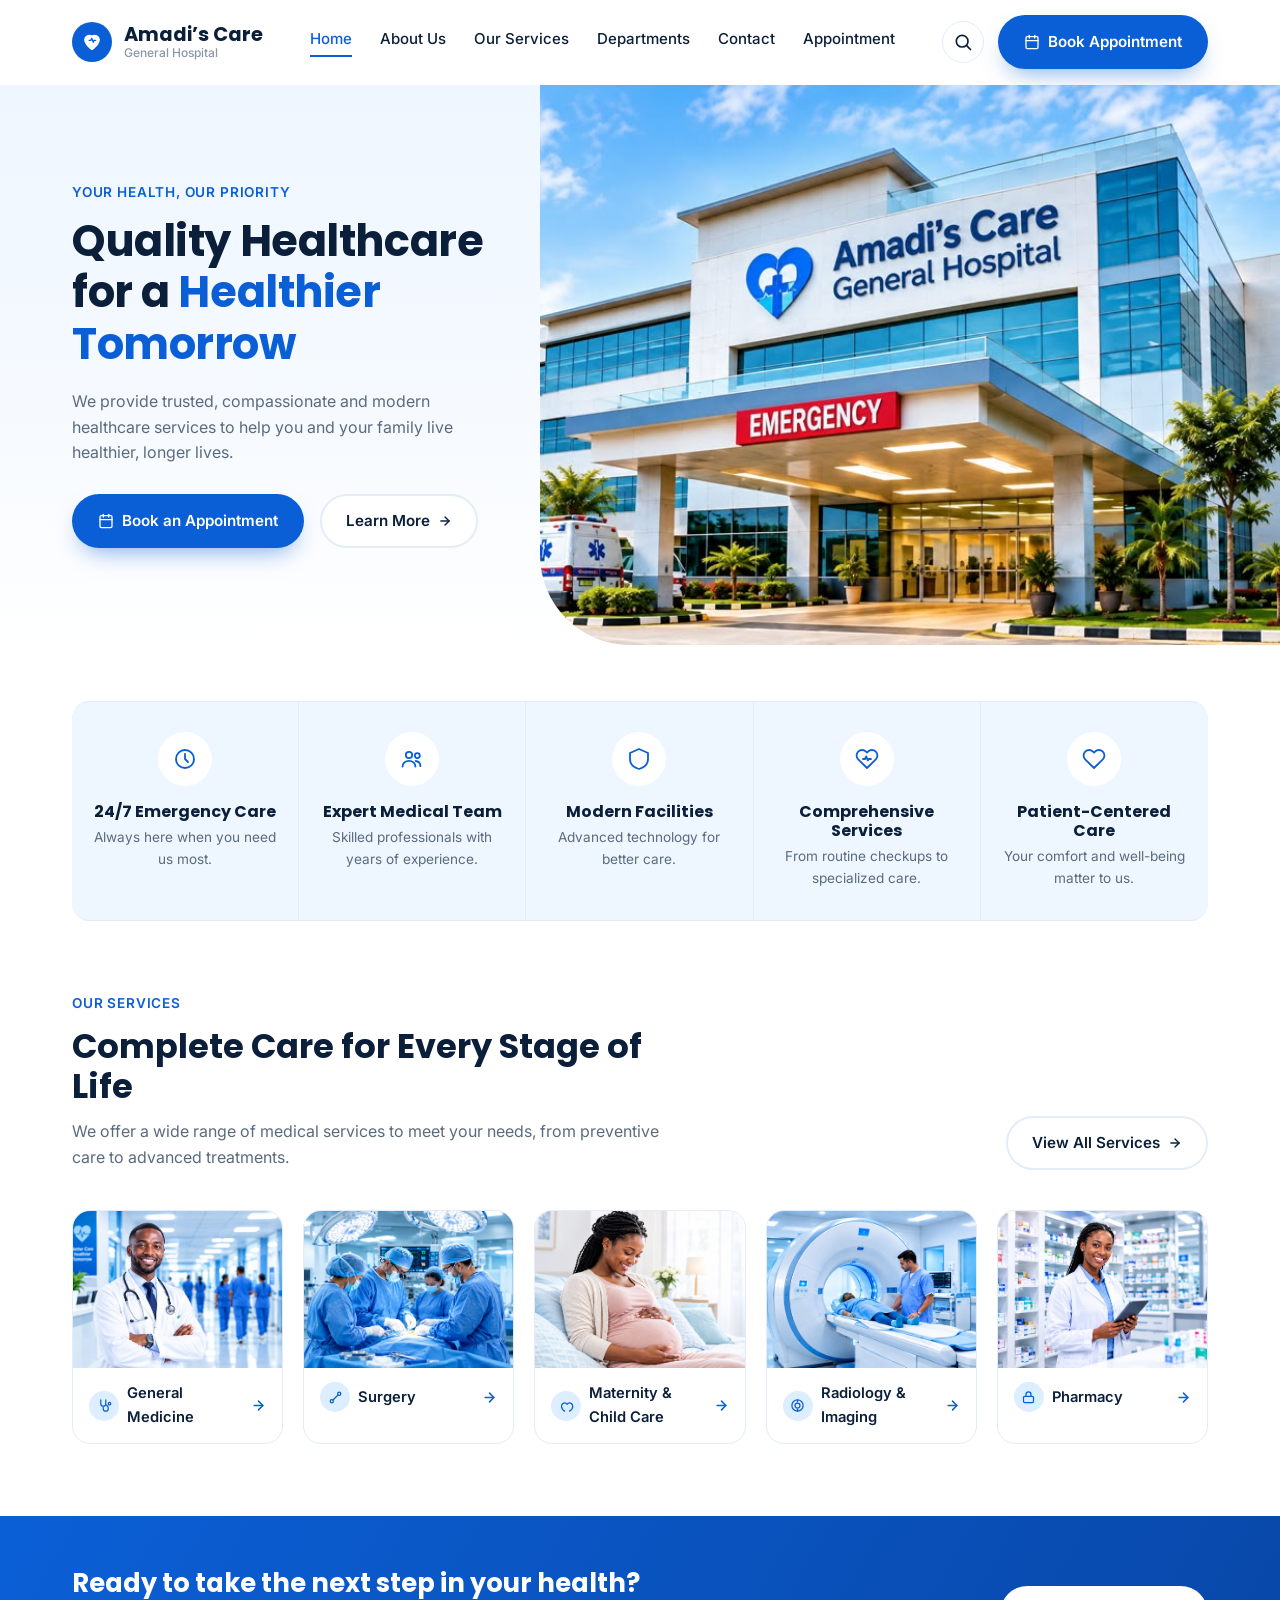
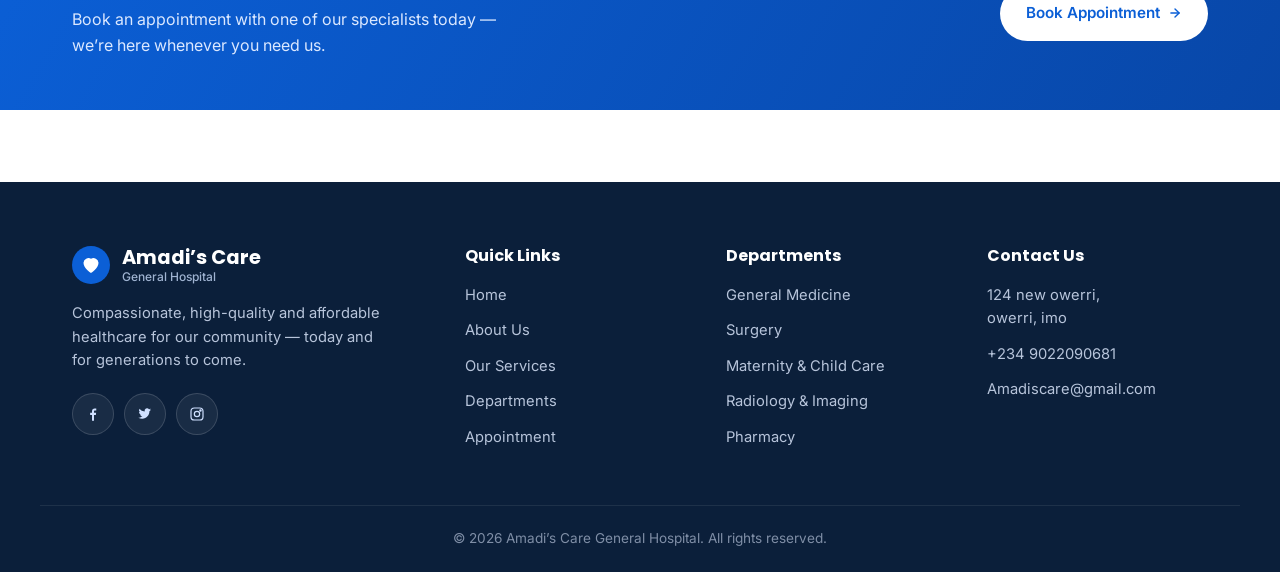
<file: index.html>
<!DOCTYPE html>
<html lang="en">
<head>
<meta charset="UTF-8" />
<meta name="viewport" content="width=device-width, initial-scale=1.0" />
<title>Amadi's Care General Hospital | Quality Healthcare for a Healthier Tomorrow</title>
<meta name="description" content="Amadi's Care General Hospital provides trusted, compassionate and modern healthcare services — 24/7 emergency care, expert doctors and comprehensive medical services.">
<link rel="preconnect" href="https://fonts.googleapis.com">
<link rel="preconnect" href="https://fonts.gstatic.com" crossorigin>
<link href="https://fonts.googleapis.com/css2?family=Poppins:wght@500;600;700;800&family=Inter:wght@400;500;600&family=Caveat:wght@600&display=swap" rel="stylesheet">
<link rel="stylesheet" href="/css/styles.css">
<link rel="icon" href="/Assets/img/logo.jpeg">
</head>   
<body>

<!-- ===== HEADER ===== -->
<header class="site-header">
  <div class="container header-inner">
    <a href="index.html" class="logo">
      <span class="logo-mark" aria-hidden="true">
        <svg viewBox="0 0 48 48" width="40" height="40">
          <circle cx="24" cy="24" r="24" fill="var(--blue)"/>
          <path d="M24 34s-9.5-6.1-9.5-13A6.5 6.5 0 0 1 24 16a6.5 6.5 0 0 1 9.5 5c0 6.9-9.5 13-9.5 13z" fill="#fff"/>
          <path d="M20.5 22h2.2l1-2.4 1.8 4.8 1-2.4h1.9" stroke="var(--blue)" stroke-width="1.6" fill="none" stroke-linecap="round" stroke-linejoin="round"/>
        </svg>
      </span>
      <span class="logo-text">
        <span class="logo-title">Amadi&rsquo;s Care</span>
        <span class="logo-subtitle">General Hospital</span>
      </span>
    </a>

    <nav class="main-nav" id="main-nav">
      <a href="/index.html" class="active">Home</a>
      <a href="/Assets/about.html">About Us</a>
      <a href="/Assets/services.html">Our Services</a>
      <a href="/Assets/departments.html">Departments</a>
      <a href="/Assets/#contact">Contact</a>
      <a href="appointment.html">Appointment</a>
    </nav>

    <div class="header-actions">
      <button class="icon-btn" aria-label="Search">
        <svg width="20" height="20" viewBox="0 0 24 24" fill="none" stroke="currentColor" stroke-width="2" stroke-linecap="round"><circle cx="11" cy="11" r="7"/><line x1="21" y1="21" x2="16.65" y2="16.65"/></svg>
      </button>
      <a href="appointment.html" class="btn btn-primary btn-pill">
        <svg width="16" height="16" viewBox="0 0 24 24" fill="none" stroke="currentColor" stroke-width="2" stroke-linecap="round" stroke-linejoin="round"><rect x="3" y="4" width="18" height="18" rx="2"/><line x1="16" y1="2" x2="16" y2="6"/><line x1="8" y1="2" x2="8" y2="6"/><line x1="3" y1="10" x2="21" y2="10"/></svg>
        Book Appointment
      </a>
      <button class="hamburger" id="hamburger" aria-label="Open menu" aria-expanded="false">
        <span></span><span></span><span></span>
      </button>
    </div>
  </div>
</header>

<!-- ===== HERO ===== -->
<section class="hero-home">
  <div class="hero-home-flex">
    <div class="hero-home-copy">
      <p class="eyebrow">YOUR HEALTH, OUR PRIORITY</p>
      <h1>Quality Healthcare<br>for a <span class="accent">Healthier Tomorrow</span></h1>
      <p class="hero-home-text">We provide trusted, compassionate and modern healthcare services to help you and your family live healthier, longer lives.</p>
      <div class="hero-home-buttons">
        <a href="appointment.html" class="btn btn-primary btn-pill">
          <svg width="16" height="16" viewBox="0 0 24 24" fill="none" stroke="currentColor" stroke-width="2" stroke-linecap="round" stroke-linejoin="round"><rect x="3" y="4" width="18" height="18" rx="2"/><line x1="16" y1="2" x2="16" y2="6"/><line x1="8" y1="2" x2="8" y2="6"/><line x1="3" y1="10" x2="21" y2="10"/></svg>
          Book an Appointment
        </a>
        <a href="about.html" class="btn btn-outline btn-pill">
          Learn More
          <svg class="arrow" width="14" height="14" viewBox="0 0 24 24" fill="none" stroke="currentColor" stroke-width="2.4" stroke-linecap="round" stroke-linejoin="round"><line x1="5" y1="12" x2="19" y2="12"/><polyline points="12 5 19 12 12 19"/></svg>
        </a>
      </div>
    </div>
    <div class="hero-home-media">
      <img src="/Assets/img/WhatsApp Image 2026-09-21 at 4.57.12 AM (2).jpeg" alt="Amadi's Care General Hospital modern building with ambulance at the emergency entrance">
    </div>
  </div>
</section>

<!-- ===== FEATURE CARDS ===== -->
<section class="features">
  <div class="container">
    <div class="feature-grid">
      <div class="feature-card">
        <div class="icon-circle">
          <svg width="24" height="24" viewBox="0 0 24 24" fill="none" stroke="currentColor" stroke-width="1.8" stroke-linecap="round" stroke-linejoin="round"><circle cx="12" cy="12" r="9"/><path d="M12 7v5l3 3"/></svg>
        </div>
        <h3>24/7 Emergency Care</h3>
        <p>Always here when you need us most.</p>
      </div>
      <div class="feature-card">
        <div class="icon-circle">
          <svg width="24" height="24" viewBox="0 0 24 24" fill="none" stroke="currentColor" stroke-width="1.8" stroke-linecap="round" stroke-linejoin="round"><circle cx="9" cy="8" r="3.2"/><path d="M2.6 19.5c0-3.4 2.9-5.7 6.4-5.7s6.4 2.3 6.4 5.7"/><circle cx="17.3" cy="8.6" r="2.5"/><path d="M15.7 14c2.6.3 4.7 2.3 4.7 5.2"/></svg>
        </div>
        <h3>Expert Medical Team</h3>
        <p>Skilled professionals with years of experience.</p>
      </div>
      <div class="feature-card">
        <div class="icon-circle">
          <svg width="24" height="24" viewBox="0 0 24 24" fill="none" stroke="currentColor" stroke-width="1.8" stroke-linecap="round" stroke-linejoin="round"><path d="M12 2 3 6v6c0 5 4 8.5 9 10 5-1.5 9-5 9-10V6l-9-4Z"/></svg>
        </div>
        <h3>Modern Facilities</h3>
        <p>Advanced technology for better care.</p>
      </div>
      <div class="feature-card">
        <div class="icon-circle">
          <svg width="24" height="24" viewBox="0 0 24 24" fill="none" stroke="currentColor" stroke-width="1.8" stroke-linecap="round" stroke-linejoin="round"><path d="M20.8 4.6a5.5 5.5 0 0 0-7.8 0L12 5.6l-1-1a5.5 5.5 0 1 0-7.8 7.8l1 1L12 21l7.8-7.6 1-1a5.5 5.5 0 0 0 0-7.8Z"/><path d="M8 12h2l1.2-2.6 1.6 4 1-1.4h2.2"/></svg>
        </div>
        <h3>Comprehensive Services</h3>
        <p>From routine checkups to specialized care.</p>
      </div>
      <div class="feature-card">
        <div class="icon-circle">
          <svg width="24" height="24" viewBox="0 0 24 24" fill="none" stroke="currentColor" stroke-width="1.8" stroke-linecap="round" stroke-linejoin="round"><path d="M20.8 4.6a5.5 5.5 0 0 0-7.8 0L12 5.6l-1-1a5.5 5.5 0 1 0-7.8 7.8l1 1L12 21l7.8-7.6 1-1a5.5 5.5 0 0 0 0-7.8Z"/></svg>
        </div>
        <h3>Patient-Centered Care</h3>
        <p>Your comfort and well-being matter to us.</p>
      </div>
    </div>
  </div>
</section>

<!-- ===== SERVICES PREVIEW ===== -->
<section class="services-preview">
  <div class="container">
    <div class="section-heading-row">
      <div class="section-heading align-left mt-0">
        <p class="eyebrow">OUR SERVICES</p>
        <h2>Complete Care for Every Stage of Life</h2>
        <p class="section-sub">We offer a wide range of medical services to meet your needs, from preventive care to advanced treatments.</p>
      </div>
      <a href="services.html" class="btn btn-outline btn-pill">
        View All Services
        <svg class="arrow" width="14" height="14" viewBox="0 0 24 24" fill="none" stroke="currentColor" stroke-width="2.4" stroke-linecap="round" stroke-linejoin="round"><line x1="5" y1="12" x2="19" y2="12"/><polyline points="12 5 19 12 12 19"/></svg>
      </a>
    </div>

    <div class="preview-grid">
      <a class="preview-card" href="services.html">
        <div class="preview-photo"><img src="/Assets/img/WhatsApp Image 2026-09-21 at 6.07.57 AM1.jpeg" alt="General Medicine doctor at Amadi's Care"></div>
        <div class="preview-label">
          <span style="display:flex;align-items:center;gap:8px;">
            <span class="icon-circle"><svg width="15" height="15" viewBox="0 0 24 24" fill="none" stroke="currentColor" stroke-width="2" stroke-linecap="round" stroke-linejoin="round"><path d="M6 3v6a4 4 0 0 0 8 0V3"/><path d="M10 15v2a4 4 0 0 0 8 0v-1a5 5 0 0 0-3-4.6"/><circle cx="20" cy="9" r="2"/></svg></span>
            General Medicine
          </span>
          <svg class="arrow-sm" width="15" height="15" viewBox="0 0 24 24" fill="none" stroke="currentColor" stroke-width="2.4" stroke-linecap="round" stroke-linejoin="round"><line x1="5" y1="12" x2="19" y2="12"/><polyline points="12 5 19 12 12 19"/></svg>
        </div>
      </a>
      <a class="preview-card" href="services.html">
        <div class="preview-photo"><img src="/Assets/img/WhatsApp Image 2.jpeg" alt="Surgical team performing a procedure at Amadi's Care"></div>
        <div class="preview-label">
          <span style="display:flex;align-items:center;gap:8px;">
            <span class="icon-circle"><svg width="15" height="15" viewBox="0 0 24 24" fill="none" stroke="currentColor" stroke-width="2" stroke-linecap="round" stroke-linejoin="round"><circle cx="6" cy="18" r="2.5"/><circle cx="18" cy="6" r="2.5"/><path d="M8 16 16 8"/></svg></span>
            Surgery
          </span>
          <svg class="arrow-sm" width="15" height="15" viewBox="0 0 24 24" fill="none" stroke="currentColor" stroke-width="2.4" stroke-linecap="round" stroke-linejoin="round"><line x1="5" y1="12" x2="19" y2="12"/><polyline points="12 5 19 12 12 19"/></svg>
        </div>
      </a>
      <a class="preview-card" href="services.html">
        <div class="preview-photo"><img src="/Assets/img/WhatsApp Image 2026-3.jpeg" alt="Maternity and child care patient at Amadi's Care"></div>
        <div class="preview-label">
          <span style="display:flex;align-items:center;gap:8px;">
            <span class="icon-circle"><svg width="15" height="15" viewBox="0 0 24 24" fill="none" stroke="currentColor" stroke-width="2" stroke-linecap="round" stroke-linejoin="round"><path d="M9 21c-3-2-5-4.5-5-8a5 5 0 0 1 9-3 5 5 0 0 1 9 3c0 3.5-2 6-5 8"/></svg></span>
            Maternity &amp; Child Care
          </span>
          <svg class="arrow-sm" width="15" height="15" viewBox="0 0 24 24" fill="none" stroke="currentColor" stroke-width="2.4" stroke-linecap="round" stroke-linejoin="round"><line x1="5" y1="12" x2="19" y2="12"/><polyline points="12 5 19 12 12 19"/></svg>
        </div>
      </a>
      <a class="preview-card" href="services.html">
        <div class="preview-photo"><img src="/Assets/img/firstimg.jpeg" alt="Radiology and imaging scan at Amadi's Care"></div>
        <div class="preview-label">
          <span style="display:flex;align-items:center;gap:8px;">
            <span class="icon-circle"><svg width="15" height="15" viewBox="0 0 24 24" fill="none" stroke="currentColor" stroke-width="2" stroke-linecap="round" stroke-linejoin="round"><circle cx="12" cy="12" r="9"/><circle cx="12" cy="12" r="4"/><line x1="12" y1="3" x2="12" y2="6"/><line x1="12" y1="18" x2="12" y2="21"/></svg></span>
            Radiology &amp; Imaging
          </span>
          <svg class="arrow-sm" width="15" height="15" viewBox="0 0 24 24" fill="none" stroke="currentColor" stroke-width="2.4" stroke-linecap="round" stroke-linejoin="round"><line x1="5" y1="12" x2="19" y2="12"/><polyline points="12 5 19 12 12 19"/></svg>
        </div>
      </a>
      <a class="preview-card" href="services.html">
        <div class="preview-photo"><img src="/Assets/img/secondimg.jpeg" alt="Pharmacy shelves and pharmacist at Amadi's Care"></div>
        <div class="preview-label">
          <span style="display:flex;align-items:center;gap:8px;">
            <span class="icon-circle"><svg width="15" height="15" viewBox="0 0 24 24" fill="none" stroke="currentColor" stroke-width="2" stroke-linecap="round" stroke-linejoin="round"><rect x="4" y="10" width="16" height="10" rx="2"/><path d="M8 10V7a4 4 0 0 1 8 0v3"/></svg></span>
            Pharmacy
          </span>
          <svg class="arrow-sm" width="15" height="15" viewBox="0 0 24 24" fill="none" stroke="currentColor" stroke-width="2.4" stroke-linecap="round" stroke-linejoin="round"><line x1="5" y1="12" x2="19" y2="12"/><polyline points="12 5 19 12 12 19"/></svg>
        </div>
      </a>
    </div>
  </div>
</section>

<!-- ===== CTA BANNER ===== -->
<section class="cta-banner">
  <div class="container cta-inner">
    <div>
      <h2>Ready to take the next step in your health?</h2>
      <p>Book an appointment with one of our specialists today &mdash; we&rsquo;re here whenever you need us.</p>
    </div>
    <a href="appointment.html" class="btn btn-white btn-pill">
      Book Appointment
      <svg class="arrow" width="14" height="14" viewBox="0 0 24 24" fill="none" stroke="currentColor" stroke-width="2.4" stroke-linecap="round" stroke-linejoin="round"><line x1="5" y1="12" x2="19" y2="12"/><polyline points="12 5 19 12 12 19"/></svg>
    </a>
  </div>
</section>

<!-- ===== FOOTER ===== -->
<footer class="site-footer" id="contact">
  <div class="container footer-grid">
    <div class="footer-brand">
      <a href="index.html" class="logo">
        <span class="logo-mark" aria-hidden="true">
          <svg viewBox="0 0 48 48" width="38" height="38">
            <circle cx="24" cy="24" r="24" fill="var(--blue)"/>
            <path d="M24 34s-9.5-6.1-9.5-13A6.5 6.5 0 0 1 24 16a6.5 6.5 0 0 1 9.5 5c0 6.9-9.5 13-9.5 13z" fill="#fff"/>
          </svg>
        </span>
        <span class="logo-text">
          <span class="logo-title logo-title--light">Amadi&rsquo;s Care</span>
          <span class="logo-subtitle logo-subtitle--light">General Hospital</span>
        </span>
      </a>
      <p>Compassionate, high-quality and affordable healthcare for our community &mdash; today and for generations to come.</p>
      <div class="social-row">
        <a href="#" aria-label="Facebook" class="icon-btn icon-btn--dark"><svg width="16" height="16" viewBox="0 0 24 24" fill="currentColor"><path d="M13.5 22v-8.4h2.8l.4-3.3h-3.2V8.2c0-1 .3-1.6 1.7-1.6h1.7V3.7c-.3 0-1.3-.1-2.4-.1-2.4 0-4 1.5-4 4.2v2.4H7.7v3.3h2.8V22h3z"/></svg></a>
        <a href="#" aria-label="Twitter / X" class="icon-btn icon-btn--dark"><svg width="16" height="16" viewBox="0 0 24 24" fill="currentColor"><path d="M21 5.1c-.7.3-1.4.5-2.2.7.8-.5 1.4-1.2 1.6-2.1-.7.4-1.6.8-2.4 1a3.8 3.8 0 0 0-6.5 3.5A10.9 10.9 0 0 1 3.6 4.2a3.8 3.8 0 0 0 1.2 5.1c-.6 0-1.2-.2-1.7-.5v.1c0 1.9 1.3 3.4 3.1 3.8-.5.1-1.1.2-1.6.1.5 1.5 1.9 2.6 3.5 2.7A7.6 7.6 0 0 1 2 17.5a10.8 10.8 0 0 0 5.8 1.7c7 0 10.8-5.8 10.8-10.8v-.5c.8-.5 1.4-1.2 1.9-1.9Z"/></svg></a>
        <a href="#" aria-label="Instagram" class="icon-btn icon-btn--dark"><svg width="16" height="16" viewBox="0 0 24 24" fill="none" stroke="currentColor" stroke-width="1.8"><rect x="3" y="3" width="18" height="18" rx="5"/><circle cx="12" cy="12" r="4"/><circle cx="17.2" cy="6.8" r="1"/></svg></a>
      </div>
    </div>
    <div class="footer-col">
      <h4>Quick Links</h4>
      <a href="index.html">Home</a>
      <a href="about.html">About Us</a>
      <a href="services.html">Our Services</a>
      <a href="departments.html">Departments</a>
      <a href="appointment.html">Appointment</a>
    </div>
    <div class="footer-col">
      <h4>Departments</h4>
      <a href="departments.html">General Medicine</a>
      <a href="departments.html">Surgery</a>
      <a href="departments.html">Maternity &amp; Child Care</a>
      <a href="departments.html">Radiology &amp; Imaging</a>
      <a href="departments.html">Pharmacy</a>
    </div>
    <div class="footer-col">
      <h4>Contact Us</h4>
      <p class="footer-contact">124 new owerri,<br>owerri, imo</p>
      <p class="footer-contact">+234 9022090681</p>
      <p class="footer-contact">Amadiscare@gmail.com</p>
    </div>
  </div>
  <div class="footer-bottom"><p>&copy; 2026 Amadi&rsquo;s Care General Hospital. All rights reserved.</p></div>
</footer>

<script src="js/script.js"></script>
</body>
</html>
</file>
<file: css/styles.css>
/* =========================================================
   Amadi's Care General Hospital — shared styles
   ========================================================= */

:root {
  --navy: #0b1f3a;
  --blue: #0b5fd6;
  --blue-dark: #0847a8;
  --blue-light: #eef6ff;
  --blue-pale: #dceeff;
  --gray: #5b6b7d;
  --gray-light: #8a97a8;
  --white: #ffffff;
  --red: #e02424;
  --border: #e3ecf7;
  --radius-lg: 28px;
  --radius-md: 18px;
  --radius-sm: 12px;
  --shadow: 0 20px 40px -20px rgba(11, 31, 58, 0.18);
  --shadow-sm: 0 8px 20px -12px rgba(11, 31, 58, 0.25);
  --container: 1200px;
  --font-head: "Poppins", sans-serif;
  --font-body: "Inter", sans-serif;
  --font-script: "Caveat", cursive;
}

* { box-sizing: border-box; }
html { scroll-behavior: smooth; }

body {
  margin: 0;
  font-family: var(--font-body);
  color: var(--gray);
  background: var(--white);
  line-height: 1.6;
  -webkit-font-smoothing: antialiased;
  overflow-x: hidden;
}

h1, h2, h3, h4 { font-family: var(--font-head); color: var(--navy); margin: 0; line-height: 1.2; }
p { margin: 0; }
a { text-decoration: none; color: inherit; }
img { max-width: 100%; display: block; }
ul { margin: 0; padding: 0; list-style: none; }

.container { max-width: var(--container); margin: 0 auto; padding: 0 32px; }

.eyebrow {
  color: var(--blue);
  font-weight: 600;
  font-size: 0.85rem;
  letter-spacing: 0.06em;
  margin: 0 0 12px;
}
.accent { color: var(--blue); }

/* ---------- Buttons ---------- */
.btn {
  display: inline-flex;
  align-items: center;
  gap: 8px;
  font-family: var(--font-body);
  font-weight: 600;
  font-size: 0.95rem;
  padding: 13px 24px;
  border-radius: 999px;
  border: 2px solid transparent;
  cursor: pointer;
  white-space: nowrap;
  transition: transform 0.15s ease, box-shadow 0.15s ease, background 0.15s ease, color .15s ease;
}
.btn .arrow { transition: transform 0.15s ease; }
.btn:hover .arrow { transform: translateX(3px); }
.btn:hover { transform: translateY(-1px); }

.btn-primary { background: var(--blue); color: var(--white); box-shadow: 0 12px 24px -10px rgba(11,95,214,.55); }
.btn-primary:hover { background: var(--blue-dark); }

.btn-outline { background: var(--white); color: var(--navy); border-color: var(--border); }
.btn-outline:hover { border-color: var(--blue); color: var(--blue); }

.btn-white { background: var(--white); color: var(--blue); }
.btn-white:hover { background: var(--blue-light); }

.btn-sm { padding: 9px 18px; font-size: 0.85rem; }
.btn-block { width: 100%; justify-content: center; }

/* ---------- Header ---------- */
.site-header {
  position: sticky;
  top: 0;
  z-index: 100;
  background: rgba(255, 255, 255, 0.96);
  backdrop-filter: blur(8px);
  border-bottom: 1px solid transparent;
  transition: box-shadow .2s ease, border-color .2s ease;
}
.site-header.is-scrolled { box-shadow: 0 6px 24px -12px rgba(11,31,58,.25); border-bottom-color: var(--border); }

.header-inner { display: flex; align-items: center; justify-content: space-between; gap: 24px; height: 84px; }

.logo { display: flex; align-items: center; gap: 12px; flex-shrink: 0; }
.logo-mark { display: flex; flex-shrink: 0; }
.logo-text { display: flex; flex-direction: column; line-height: 1.15; }
.logo-title { font-family: var(--font-head); font-weight: 700; font-size: 1.22rem; color: var(--navy); }
.logo-subtitle { font-size: 0.75rem; color: var(--gray-light); font-weight: 500; }
.logo-title--light { color: var(--white); }
.logo-subtitle--light { color: #9fb3d1; }

.main-nav { display: flex; align-items: center; gap: 28px; font-weight: 500; font-size: 0.94rem; color: var(--navy); }
.main-nav a { padding-bottom: 4px; border-bottom: 2px solid transparent; }
.main-nav a:hover, .main-nav a.active { color: var(--blue); border-bottom-color: var(--blue); }

.header-actions { display: flex; align-items: center; gap: 14px; }

.icon-btn {
  width: 42px; height: 42px;
  display: inline-flex; align-items: center; justify-content: center;
  border-radius: 50%; border: 1px solid var(--border);
  background: var(--white); color: var(--navy); cursor: pointer;
  transition: background 0.15s ease, color 0.15s ease;
}
.icon-btn:hover { background: var(--blue-light); color: var(--blue); }
.icon-btn--dark { border-color: rgba(255,255,255,0.15); background: rgba(255,255,255,0.06); color: #cfe0ff; }
.icon-btn--dark:hover { background: var(--blue); color: var(--white); }

.hamburger {
  display: none; flex-direction: column; gap: 5px;
  width: 40px; height: 40px; border: 1px solid var(--border); border-radius: 10px;
  background: var(--white); align-items: center; justify-content: center; cursor: pointer;
}
.hamburger span { width: 20px; height: 2px; background: var(--navy); border-radius: 2px; transition: transform 0.2s ease, opacity 0.2s ease; }
.hamburger.open span:nth-child(1) { transform: translateY(7px) rotate(45deg); }
.hamburger.open span:nth-child(2) { opacity: 0; }
.hamburger.open span:nth-child(3) { transform: translateY(-7px) rotate(-45deg); }

/* ---------- Generic inner-page hero (About / Services / Departments / Appointment) ---------- */
.page-hero { background: linear-gradient(180deg, var(--blue-light) 0%, #f6faff 55%, #ffffff 100%); padding: 64px 0 56px; overflow: hidden; }
.page-hero-inner { display: grid; grid-template-columns: 1fr 1fr; gap: 48px; align-items: center; }
.page-hero h1 { font-size: 2.5rem; font-weight: 700; letter-spacing: -0.01em; }
.page-hero-text { margin-top: 18px; max-width: 480px; font-size: 1rem; color: var(--gray); }
.page-hero-buttons { display: flex; gap: 16px; margin-top: 28px; flex-wrap: wrap; }

.page-hero-media { position: relative; }
.page-hero-frame { border-radius: var(--radius-lg); overflow: hidden; box-shadow: var(--shadow); aspect-ratio: 4/3; }
.page-hero-frame img { width: 100%; height: 100%; object-fit: cover; }

.script-tag { font-family: var(--font-script); color: var(--blue); font-size: 1.6rem; line-height: 1.15; font-weight: 600; }
.script-tag--floating { position: absolute; top: -16px; right: -4px; text-align: right; }

/* quick-facts row (appointment hero) */
.quick-facts { display: flex; gap: 26px; flex-wrap: wrap; margin-top: 26px; }
.quick-fact { display: flex; align-items: center; gap: 10px; font-size: 0.88rem; color: var(--navy); font-weight: 600; }
.quick-fact .icon-circle { width: 36px; height: 36px; }
.quick-fact span.sub { display:block; font-weight: 500; color: var(--gray); font-size: .8rem; }

/* ---------- Home hero (full-bleed photo) ---------- */
.hero-home { background: linear-gradient(180deg, var(--blue-light) 0%, #f6faff 60%, #ffffff 100%); }
.hero-home-flex { display: flex; align-items: stretch; min-height: 560px; }
.hero-home-copy { flex: 0 0 auto; width: min(540px, 92vw); padding: 64px 32px 64px max(32px, calc((100vw - var(--container)) / 2 + 32px)); display: flex; flex-direction: column; justify-content: center; }
.hero-home-copy h1 { font-size: 2.7rem; font-weight: 700; letter-spacing: -0.01em; }
.hero-home-text { margin-top: 18px; font-size: 1rem; color: var(--gray); max-width: 460px; }
.hero-home-buttons { display: flex; gap: 16px; margin-top: 28px; flex-wrap: wrap; }
.hero-home-media { flex: 1 1 auto; position: relative; overflow: hidden; border-radius: 0 0 0 90px; min-height: 320px; }
.hero-home-media img { width: 100%; height: 100%; object-fit: cover; display: block; position: absolute; inset: 0; }

/* ---------- Feature / icon cards ---------- */
.icon-circle { width: 54px; height: 54px; border-radius: 50%; background: var(--blue-pale); color: var(--blue); display: flex; align-items: center; justify-content: center; flex-shrink: 0; }

.features { padding: 56px 0 0; }
.feature-grid { display: grid; grid-template-columns: repeat(5, 1fr); gap: 0; border-top: 1px solid var(--border); border-bottom: 1px solid var(--border); background: var(--blue-light); border-radius: var(--radius-md); overflow: hidden; }
.feature-card { padding: 30px 22px; text-align: center; border-right: 1px solid var(--border); }
.feature-card:last-child { border-right: none; }
.feature-card .icon-circle { margin: 0 auto 16px; background: var(--white); }
.feature-card h3 { font-size: 1rem; margin-bottom: 6px; }
.feature-card p { font-size: 0.85rem; color: var(--gray); }

/* ---------- Section heading ---------- */
.section-heading { max-width: 640px; margin: 0 auto 44px; text-align: center; }
.section-heading.align-left { margin: 0 44px 0 0; text-align: left; max-width: 620px; }
.section-heading h2 { font-size: 2.1rem; margin-bottom: 12px; }
.section-sub { color: var(--gray); font-size: 1rem; }

.section-heading-row { display: flex; align-items: flex-end; justify-content: space-between; gap: 24px; flex-wrap: wrap; margin-bottom: 40px; }

/* ---------- Home: services preview (photo cards) ---------- */
.services-preview { padding: 72px 0; }
.preview-grid { display: grid; grid-template-columns: repeat(5, 1fr); gap: 20px; }
.preview-card { border: 1px solid var(--border); border-radius: var(--radius-md); overflow: hidden; background: var(--white); transition: box-shadow .2s ease, transform .2s ease; }
.preview-card:hover { box-shadow: var(--shadow); transform: translateY(-4px); }
.preview-photo { aspect-ratio: 4/3; overflow: hidden; }
.preview-photo img { width: 100%; height: 100%; object-fit: cover; transition: transform .35s ease; }
.preview-card:hover .preview-photo img { transform: scale(1.06); }
.preview-label { display: flex; align-items: center; justify-content: space-between; gap: 8px; padding: 14px 16px; font-weight: 600; color: var(--navy); font-size: 0.92rem; }
.preview-label .icon-circle { width: 30px; height: 30px; }
.preview-label svg.arrow-sm { color: var(--blue); flex-shrink: 0; }

/* ---------- Services page: icon service cards ---------- */
.service-grid-4 { display: grid; grid-template-columns: repeat(4, 1fr); gap: 22px; }
.icon-service-card { background: var(--white); border: 1px solid var(--border); border-radius: var(--radius-md); padding: 26px 22px; transition: box-shadow .2s ease, transform .2s ease; }
.icon-service-card:hover { box-shadow: var(--shadow); transform: translateY(-4px); }
.icon-service-card .icon-circle { margin-bottom: 16px; }
.icon-service-card h3 { font-size: 1.02rem; margin-bottom: 8px; }
.icon-service-card p { font-size: 0.88rem; color: var(--gray); min-height: 58px; }

.link-arrow { display: inline-flex; align-items: center; gap: 6px; color: var(--blue); font-weight: 600; font-size: 0.88rem; margin-top: 14px; }
.link-arrow svg { transition: transform .15s ease; }
.link-arrow:hover svg { transform: translateX(3px); }

/* ---------- Departments page: photo + text cards ---------- */
.dept-grid { display: grid; grid-template-columns: repeat(4, 1fr); gap: 22px; }
.dept-card { display: flex; gap: 16px; align-items: flex-start; background: var(--white); border: 1px solid var(--border); border-radius: var(--radius-md); padding: 20px; transition: box-shadow .2s ease, transform .2s ease; }
.dept-card:hover { box-shadow: var(--shadow); transform: translateY(-4px); }
.dept-card-body { flex: 1 1 auto; min-width: 0; }
.dept-card-body h3 { font-size: 1rem; margin-bottom: 6px; }
.dept-card-body p { font-size: 0.85rem; color: var(--gray); }
.dept-card .icon-circle { width: 44px; height: 44px; margin-bottom: 12px; }
.dept-photo { flex: 0 0 96px; width: 96px; height: 96px; border-radius: var(--radius-sm); overflow: hidden; }
.dept-photo img { width: 100%; height: 100%; object-fit: cover; }

/* ---------- Help / CTA band (light blue rounded strip) ---------- */
.help-band { margin: 56px 0 0; }
.help-band-inner {
  background: var(--blue-light);
  border-radius: var(--radius-lg);
  padding: 34px 40px;
  display: flex;
  align-items: center;
  gap: 24px;
  flex-wrap: wrap;
  position: relative;
  overflow: hidden;
}
.help-band-icon { width: 52px; height: 52px; border-radius: 50%; background: var(--white); color: var(--blue); display: flex; align-items: center; justify-content: center; flex-shrink: 0; }
.help-band-copy { flex: 1 1 320px; }
.help-band-copy h3 { font-size: 1.15rem; margin-bottom: 4px; }
.help-band-copy p { font-size: 0.9rem; color: var(--gray); }
.help-band-deco { position: absolute; right: 24px; bottom: -6px; color: rgba(11,95,214,0.18); pointer-events: none; }

/* ---------- Stats strip (about page) ---------- */
.stats-band { padding: 0 0 64px; }
.stats-inner { background: var(--blue-light); border-radius: var(--radius-lg); padding: 36px 40px; display: flex; flex-wrap: wrap; align-items: center; gap: 30px; }
.stat { display: flex; align-items: center; gap: 12px; flex: 1 1 160px; }
.stat-icon { width: 46px; height: 46px; border-radius: 50%; background: var(--white); color: var(--blue); display: flex; align-items: center; justify-content: center; flex-shrink: 0; }
.stat-number { font-family: var(--font-head); font-weight: 700; font-size: 1.4rem; color: var(--navy); margin-right: 6px; }
.stat-label { font-size: 0.86rem; color: var(--gray); display: block; }
.script-tag--stats { margin-left: auto; text-align: right; font-size: 1.3rem; }

/* ---------- CTA banner ---------- */
.cta-banner { background: linear-gradient(120deg, var(--blue) 0%, var(--blue-dark) 100%); padding: 52px 0; }
.cta-inner { display: flex; align-items: center; justify-content: space-between; gap: 24px; flex-wrap: wrap; }
.cta-inner h2 { color: var(--white); font-size: 1.6rem; margin-bottom: 8px; }
.cta-inner p { color: #dbe8ff; max-width: 460px; }

/* ---------- Generic content sections ---------- */
.section { padding: 72px 0; }
.section-tight { padding: 48px 0 72px; }

/* About: story + mission/vision/values */
.story-grid { display: grid; grid-template-columns: 1.1fr 1.3fr; gap: 44px; align-items: start; }
.story-copy p { margin-top: 16px; font-size: 0.98rem; }
.value-cols { display: grid; grid-template-columns: repeat(3, 1fr); gap: 0; }
.value-col { padding: 0 26px; border-left: 1px solid var(--border); }
.value-col:first-child { border-left: none; padding-left: 0; }
.value-col .icon-circle { background: var(--blue-pale); margin-bottom: 14px; }
.value-col h3 { font-size: 1.05rem; margin-bottom: 8px; }
.value-col p { font-size: 0.9rem; color: var(--gray); }
.value-col ul li { display: flex; align-items: center; gap: 8px; font-size: 0.9rem; color: var(--navy); margin-bottom: 8px; font-weight: 500; }
.value-col ul li svg { color: var(--blue); flex-shrink: 0; }

/* ---------- Appointment page: department picker + form ---------- */
.appointment-layout { display: grid; grid-template-columns: 1.5fr 1fr; gap: 32px; align-items: start; }
.dept-picker-grid { display: grid; grid-template-columns: repeat(2, 1fr); gap: 18px; }
.dept-pick-card { background: var(--white); border: 1px solid var(--border); border-radius: var(--radius-md); padding: 20px; cursor: pointer; transition: box-shadow .2s ease, border-color .2s ease, transform .2s ease; }
.dept-pick-card:hover, .dept-pick-card.is-selected { box-shadow: var(--shadow); border-color: var(--blue); transform: translateY(-3px); }
.dept-pick-card .icon-circle { margin-bottom: 12px; }
.dept-pick-card h3 { font-size: 0.98rem; margin-bottom: 6px; }
.dept-pick-card p { font-size: 0.85rem; color: var(--gray); }
.dept-pick-card .link-arrow { margin-top: 12px; }

.booking-card { background: var(--blue-light); border-radius: var(--radius-lg); padding: 30px; position: sticky; top: 104px; }
.booking-card-head { display: flex; align-items: flex-start; gap: 14px; margin-bottom: 22px; }
.booking-card-head .icon-circle { background: var(--white); }
.booking-card-head h3 { font-size: 1.15rem; margin-bottom: 4px; }
.booking-card-head p { font-size: 0.85rem; color: var(--gray); }

.form-field { position: relative; margin-bottom: 14px; }
.form-field .field-icon { position: absolute; left: 16px; top: 50%; transform: translateY(-50%); color: var(--gray-light); pointer-events: none; }
.form-field input, .form-field select, .form-field textarea {
  width: 100%; font-family: var(--font-body); font-size: 0.92rem; color: var(--navy);
  background: var(--white); border: 1px solid var(--border); border-radius: 12px;
  padding: 13px 16px 13px 44px; outline: none; transition: border-color .15s ease, box-shadow .15s ease;
  appearance: none;
}
.form-field textarea { padding-left: 44px; min-height: 90px; resize: vertical; }
.form-field select { padding-right: 36px; }
.form-field.has-error input, .form-field.has-error select, .form-field.has-error textarea { border-color: var(--red); }
.form-field .error-msg { display: none; color: var(--red); font-size: 0.78rem; margin-top: 5px; padding-left: 4px; }
.form-field.has-error .error-msg { display: block; }
.form-row-2 { display: grid; grid-template-columns: 1fr 1fr; gap: 14px; }
.form-field input:focus, .form-field select:focus, .form-field textarea:focus { border-color: var(--blue); box-shadow: 0 0 0 3px rgba(11,95,214,0.12); }
.select-caret { position: absolute; right: 14px; top: 50%; transform: translateY(-50%); pointer-events: none; color: var(--gray-light); }

.form-success {
  display: none; align-items: flex-start; gap: 14px; background: #e8f8ee; border: 1px solid #b9e8c8;
  color: #14532d; border-radius: 14px; padding: 16px 18px; margin-bottom: 18px; font-size: 0.9rem;
}
.form-success.show { display: flex; }
.form-success svg { flex-shrink: 0; color: #1a9d4a; margin-top: 2px; }

.why-band-inner { background: var(--blue-light); border-radius: var(--radius-lg); padding: 32px 40px; display: flex; flex-wrap: wrap; align-items: center; gap: 30px; }
.why-copy { display: flex; align-items: center; gap: 14px; flex: 1 1 320px; }
.why-copy .icon-circle { background: var(--white); width: 48px; height: 48px; flex-shrink: 0; }
.why-copy h3 { font-size: 1.05rem; margin-bottom: 4px; }
.why-copy p { font-size: 0.88rem; color: var(--gray); max-width: 380px; }
.why-points { display: flex; gap: 28px; flex-wrap: wrap; }
.why-point { display: flex; align-items: center; gap: 10px; font-size: 0.85rem; color: var(--navy); font-weight: 600; }
.why-point .icon-circle { width: 38px; height: 38px; background: var(--white); }

/* ---------- Footer ---------- */
.site-footer { background: var(--navy); color: #b7c4da; padding: 64px 0 0; margin-top: 72px; }
.footer-grid { display: grid; grid-template-columns: 1.6fr 1fr 1fr 1fr; gap: 40px; padding-bottom: 44px; border-bottom: 1px solid rgba(255,255,255,0.08); }
.footer-brand p { margin: 18px 0 20px; font-size: 0.92rem; max-width: 320px; }
.social-row { display: flex; gap: 10px; }
.footer-col h4 { color: var(--white); font-size: 1rem; margin-bottom: 18px; }
.footer-col a { display: block; font-size: 0.92rem; margin-bottom: 12px; color: #b7c4da; transition: color .15s ease; }
.footer-col a:hover { color: var(--white); }
.footer-contact { font-size: 0.92rem; margin-bottom: 12px; }
.footer-bottom { padding: 22px 0; text-align: center; font-size: 0.85rem; color: #7f8ea6; }

/* ---------- Utility ---------- */
.mt-0 { margin-top: 0 !important; }
.text-center { text-align: center; }

/* =========================================================
   Responsive
   ========================================================= */

@media (max-width: 1080px) {
  .feature-grid { grid-template-columns: repeat(3, 1fr); }
  .feature-card:nth-child(3) { border-right: none; }
  .preview-grid { grid-template-columns: repeat(3, 1fr); }
  .service-grid-4 { grid-template-columns: repeat(2, 1fr); }
  .dept-grid { grid-template-columns: repeat(2, 1fr); }
  .footer-grid { grid-template-columns: 1fr 1fr; }
  .story-grid { grid-template-columns: 1fr; }
  .value-cols { grid-template-columns: 1fr 1fr; }
  .value-col:nth-child(2) { border-left: 1px solid var(--border); }
  .value-col:nth-child(3) { border-left: none; padding-left: 0; margin-top: 24px; grid-column: 1 / -1; }
  .appointment-layout { grid-template-columns: 1fr; }
  .booking-card { position: static; }
}

@media (max-width: 860px) {
  .main-nav { display: none; }
  .hamburger { display: flex; }
  .header-actions .btn-primary { padding: 10px 14px; font-size: 0.82rem; }

  .main-nav.open {
    display: flex; flex-direction: column; position: absolute; top: 84px; left: 0; right: 0;
    background: var(--white); padding: 18px 32px 26px; border-bottom: 1px solid var(--border); gap: 16px;
    box-shadow: var(--shadow-sm);
  }

  .page-hero-inner { grid-template-columns: 1fr; }
  .page-hero-media { order: -1; }
  .page-hero h1 { font-size: 2.1rem; }
  .script-tag--floating { position: static; margin-top: 14px; text-align: left; }

  .hero-home-flex { flex-direction: column; min-height: 0; }
  .hero-home-copy { width: 100%; padding: 40px 24px; order: 2; }
  .hero-home-media { order: 1; height: 300px; border-radius: 0 0 60px 60px; }

  .feature-grid { grid-template-columns: repeat(2, 1fr); border-radius: var(--radius-sm); }
  .feature-card { border-right: 1px solid var(--border); border-bottom: 1px solid var(--border); }
  .feature-card:nth-child(2n) { border-right: none; }

  .preview-grid { grid-template-columns: repeat(2, 1fr); }
  .service-grid-4 { grid-template-columns: 1fr; }
  .dept-grid { grid-template-columns: 1fr; }
  .dept-card { flex-direction: row; }

  .story-grid { grid-template-columns: 1fr; }
  .stats-inner { justify-content: center; }
  .script-tag--stats { margin: 0 auto; text-align: center; }

  .form-row-2 { grid-template-columns: 1fr; }
  .section-heading.align-left { margin: 0 0 24px; }
  .section-heading-row { flex-direction: column; align-items: flex-start; }
}

@media (max-width: 640px) {
  .container { padding: 0 20px; }
  .header-inner { height: 72px; }
  .logo-title { font-size: 1.02rem; }
  .logo-subtitle { display: none; }

  .page-hero { padding: 40px 0 44px; }
  .page-hero h1 { font-size: 1.8rem; }
  .page-hero-buttons { flex-direction: column; align-items: stretch; }
  .page-hero-buttons .btn { justify-content: center; }

  .hero-home-copy h1 { font-size: 1.9rem; }
  .hero-home-buttons { flex-direction: column; align-items: stretch; }
  .hero-home-buttons .btn { justify-content: center; }

  .feature-grid { grid-template-columns: 1fr; }
  .feature-card { border-right: none; }
  .preview-grid { grid-template-columns: 1fr; }

  .section-heading h2 { font-size: 1.5rem; }

  .cta-inner { flex-direction: column; align-items: flex-start; }
  .cta-inner .btn { width: 100%; justify-content: center; }

  .help-band-inner { padding: 26px; }
  .help-band-deco { display: none; }

  .dept-card { flex-direction: column; }
  .dept-photo { width: 100%; flex-basis: auto; height: 160px; }

  .footer-grid { grid-template-columns: 1fr; }

  .quick-facts { gap: 16px; }
}
</file>
